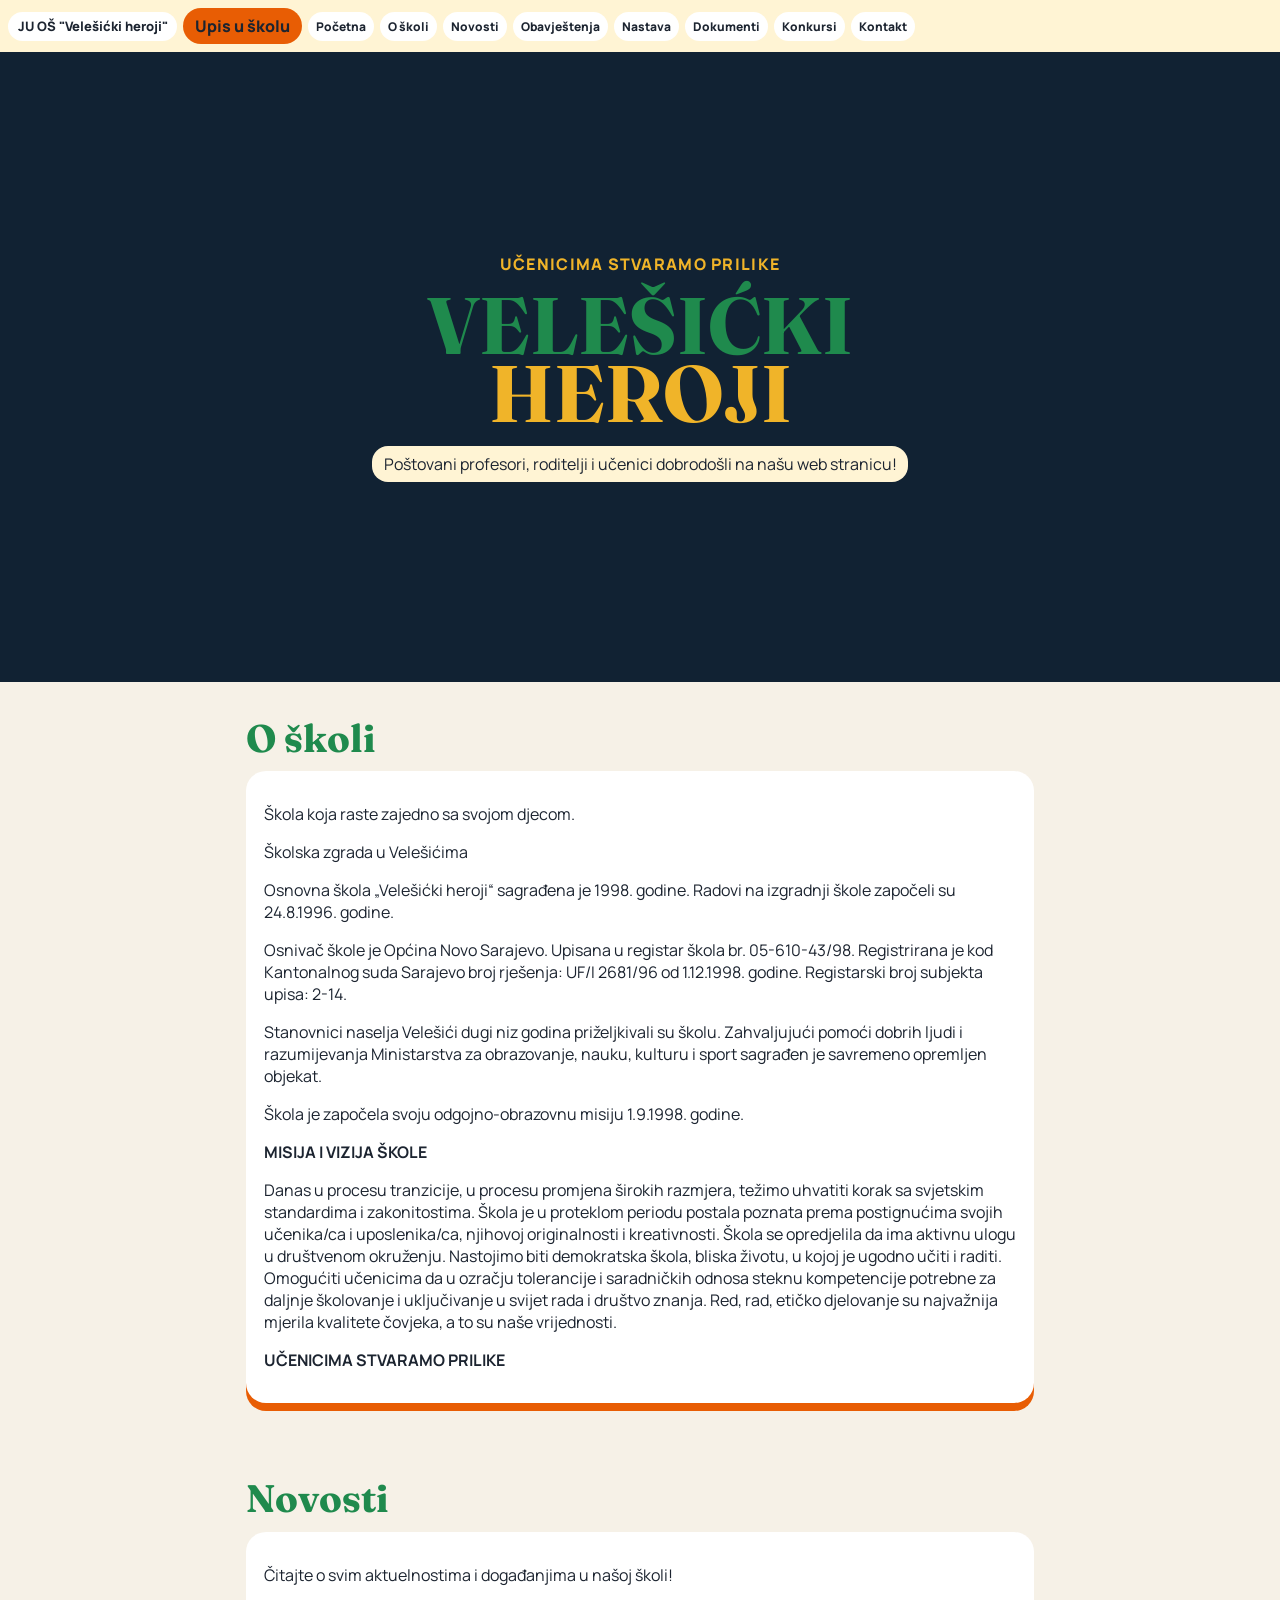
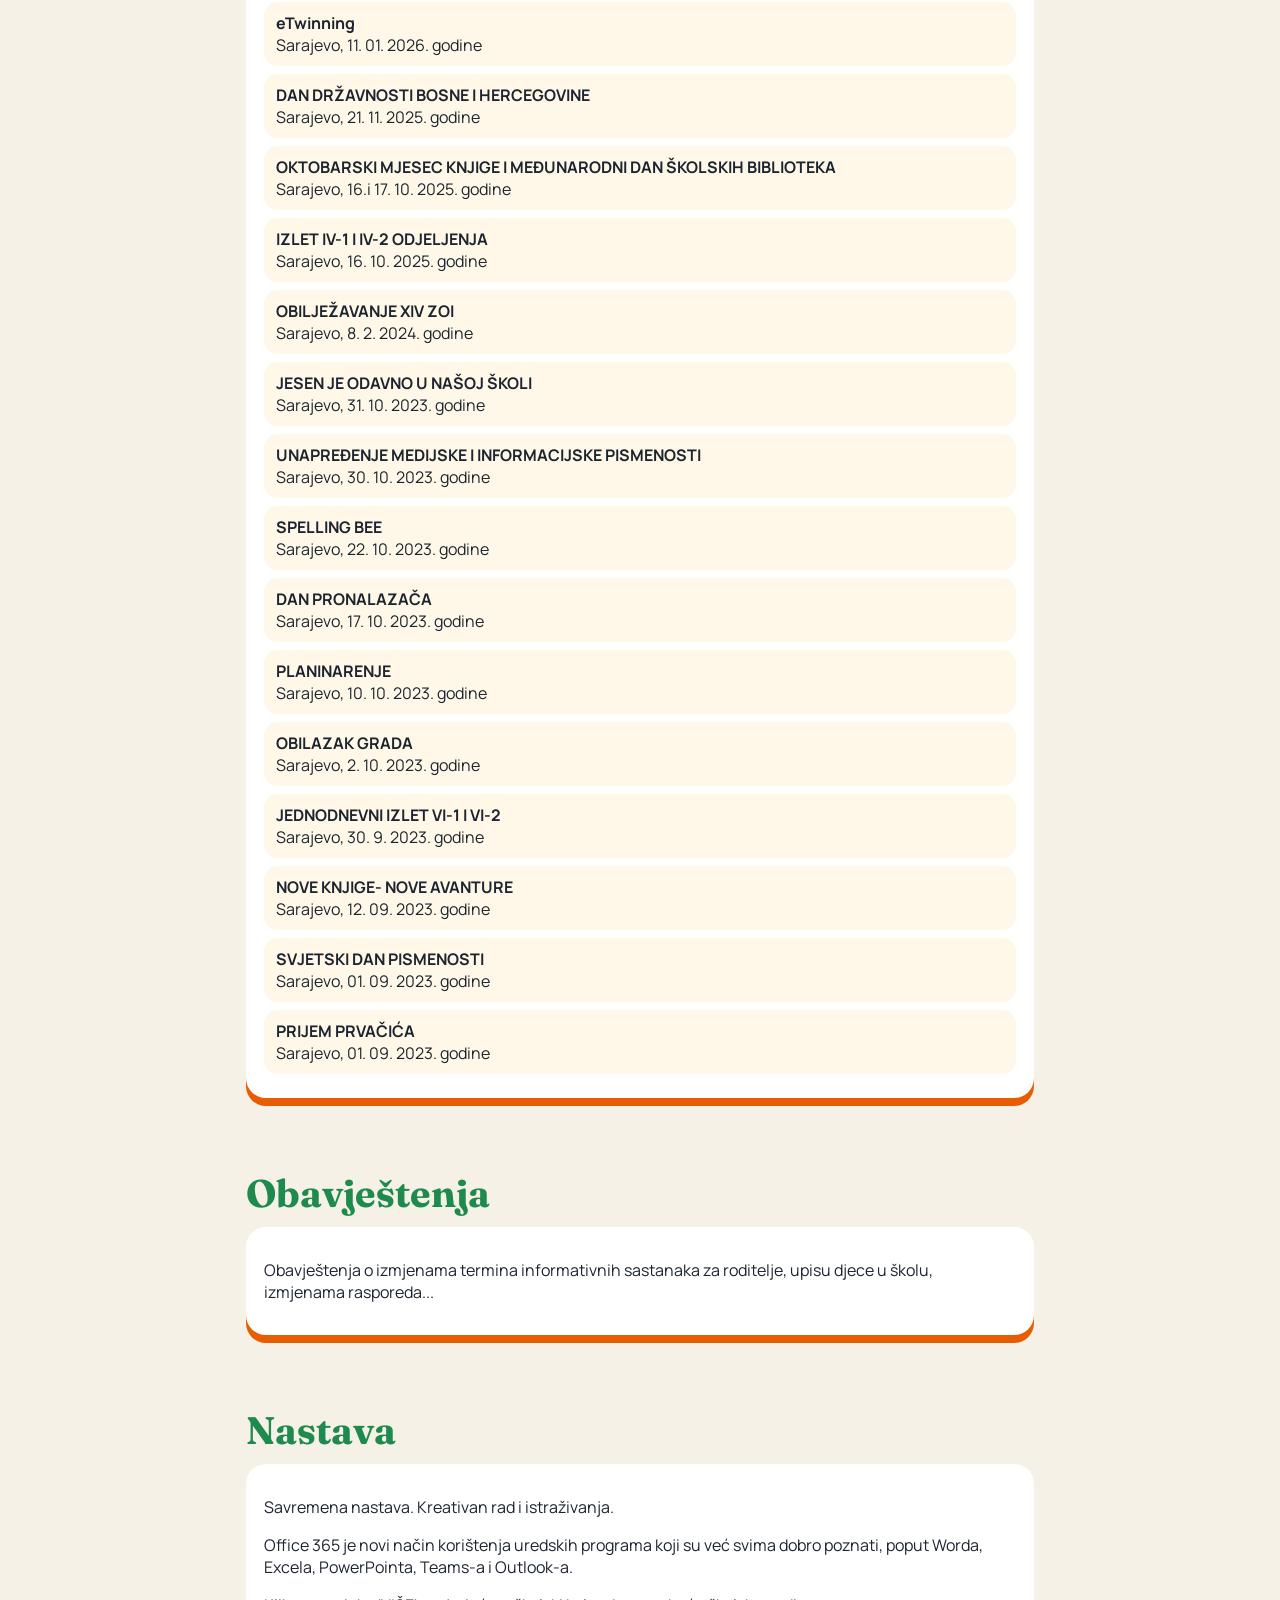
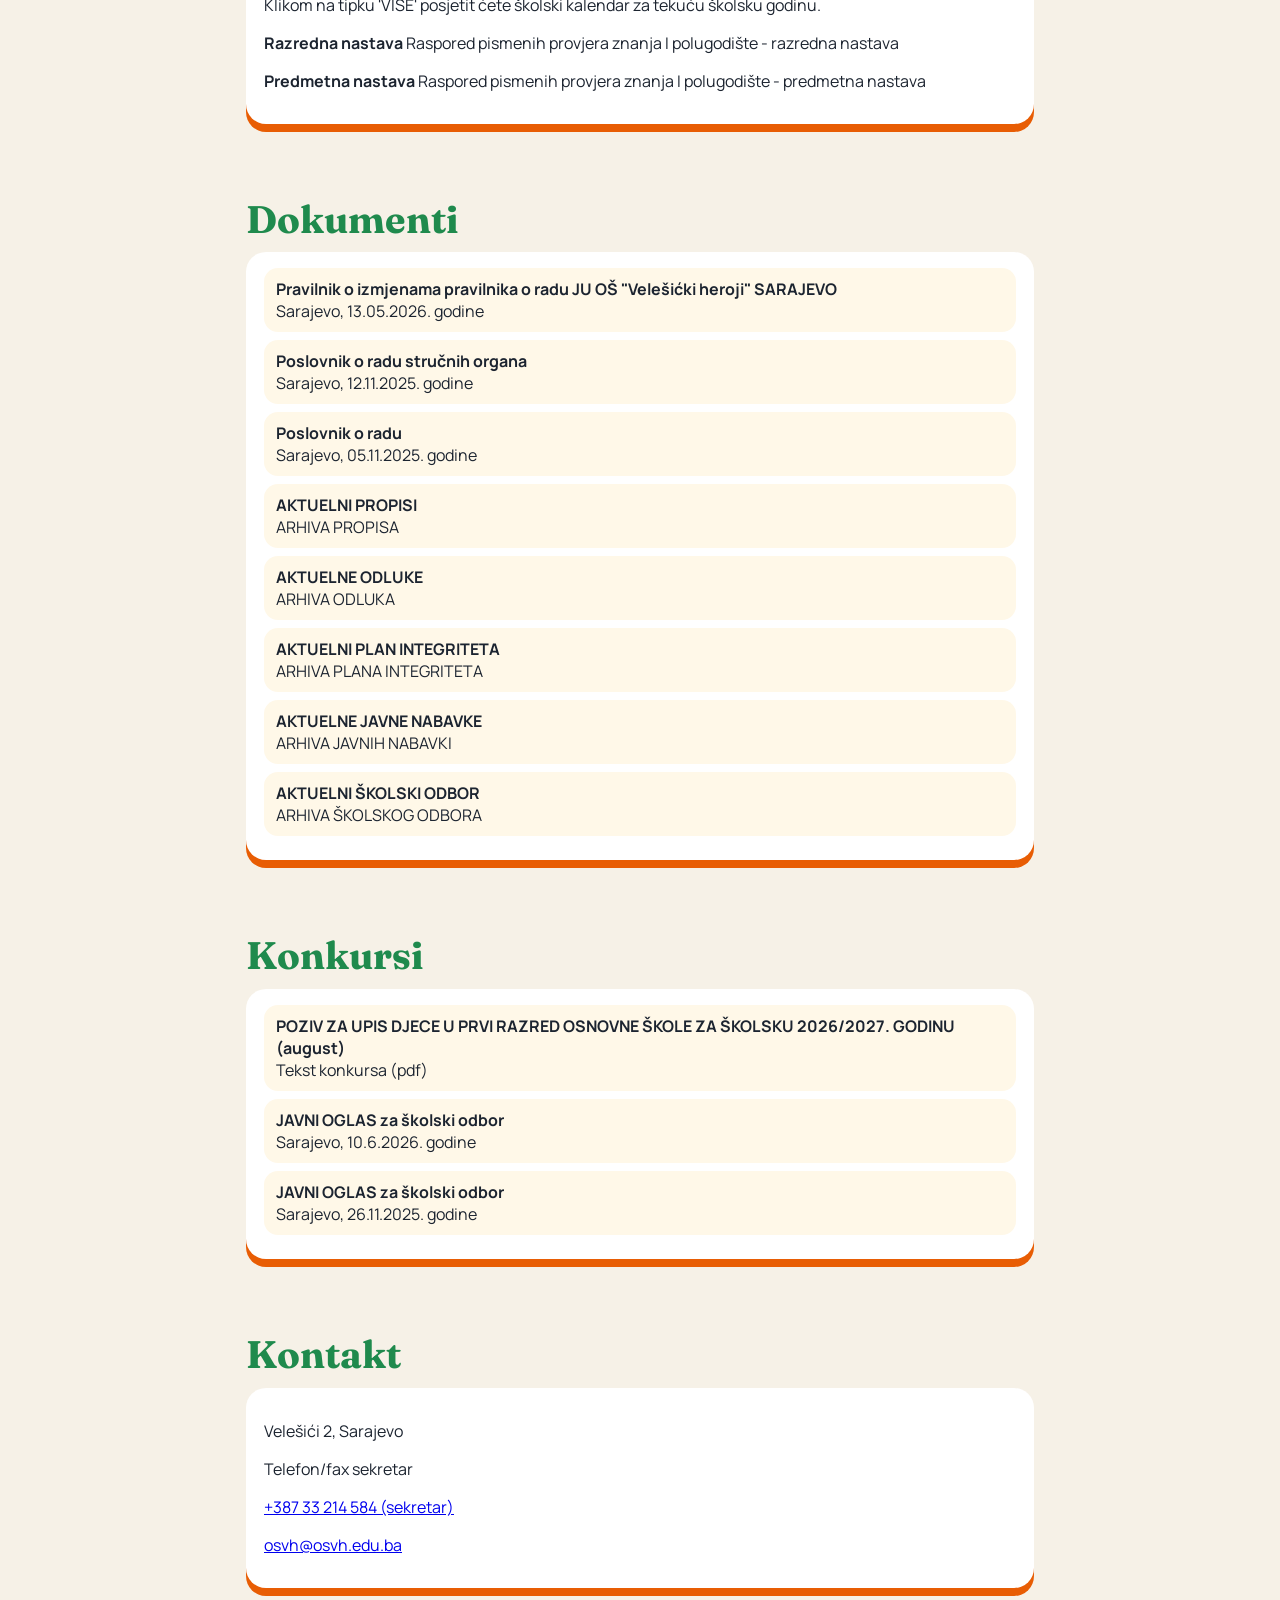
<file: index.html>
<!DOCTYPE html>
<html lang="bs"><head><meta charset="utf-8"><meta name="viewport" content="width=device-width, initial-scale=1">
<title>JU OŠ "Velešićki heroji"</title>
<link href="https://fonts.googleapis.com/css2?family=Fraunces:opsz,wght@9..144,700&family=Manrope:wght@500;700;800&display=swap" rel="stylesheet">
<style>
*{box-sizing:border-box}html{scroll-behavior:smooth}body{margin:0;font-family:Manrope,sans-serif;color:#1c2430;background:#f6f1e7}
header{position:sticky;top:0;z-index:5;display:flex;flex-wrap:wrap;gap:6px;align-items:center;padding:8px;background:#fff4d4}
.brand,nav a{background:#fff;border-radius:999px;text-decoration:none;font-weight:800;color:#1c2430}
.brand{padding:.35rem .6rem;font-size:13px}nav{display:flex;flex-wrap:wrap;gap:6px}nav a{padding:6px 8px;font-size:12px}
.go{background:#e85d04;color:#1c2430;font-weight:800;text-decoration:none;border-radius:999px;padding:.45rem .75rem}
.hero{min-height:70vh;background:#123 url([data-uri]) center/cover;display:flex;align-items:center;justify-content:center;text-align:center;padding:24px}
h1{margin:.1rem 0;font-family:Fraunces,serif;font-size:clamp(2.4rem,10vw,5rem);line-height:.86}
.g{color:#1f8a4d;display:block}.y{color:#f0b429;display:block}
.kicker{font-weight:800;letter-spacing:.08em;color:#f0b429}
.lead{background:#fff4d4;display:inline-block;border-radius:16px;padding:.45rem .7rem}
section{padding:28px 16px;max-width:820px;margin:0 auto}
h2{font-family:Fraunces,serif;color:#1f8a4d;font-size:clamp(1.6rem,4vw,2.4rem);margin:.2rem 0 .6rem}
.card{background:#fff;border-radius:20px;padding:16px 18px;margin:0 0 12px;box-shadow:0 8px 0 #e85d04}
.clip{background:#fff8e8;border-radius:14px;padding:10px 12px;margin:0 0 8px}
.clip b{display:block}
</style></head><body>
<header>
<a class="brand" href="#pocetna">JU OŠ "Velešićki heroji"</a>
<a class="go" href="#kontakt">Upis u školu</a>
<nav>
<a href="#pocetna">Početna</a><a href="#o-skoli">O školi</a><a href="#novosti">Novosti</a><a href="#obavjestenja">Obavještenja</a><a href="#nastava">Nastava</a><a href="#dokumenti">Dokumenti</a><a href="#konkursi">Konkursi</a><a href="#kontakt">Kontakt</a>
</nav></header>
<div class="hero" id="pocetna"><div>
<p class="kicker">UČENICIMA STVARAMO PRILIKE</p>
<h1><span class="g">VELEŠIĆKI</span><span class="y">HEROJI</span></h1>
<p class="lead">Poštovani profesori, roditelji i učenici dobrodošli na našu web stranicu!</p>
</div></div>
<section id="o-skoli"><h2>O školi</h2><div class="card">
<p>Škola koja raste zajedno sa svojom djecom.</p>
<p>Školska zgrada u Velešićima</p>
<p>Osnovna škola „Velešićki heroji“ sagrađena je 1998. godine. Radovi na izgradnji škole započeli su 24.8.1996. godine.</p>
<p>Osnivač škole je Općina Novo Sarajevo. Upisana u registar škola br. 05-610-43/98. Registrirana je kod Kantonalnog suda Sarajevo broj rješenja: UF/I 2681/96 od 1.12.1998. godine. Registarski broj subjekta upisa: 2-14.</p>
<p>Stanovnici naselja Velešići dugi niz godina priželjkivali su školu. Zahvaljujući pomoći dobrih ljudi i razumijevanja Ministarstva za obrazovanje, nauku, kulturu i sport sagrađen je savremeno opremljen objekat.</p>
<p>Škola je započela svoju odgojno-obrazovnu misiju 1.9.1998. godine.</p>
<p><b>MISIJA I VIZIJA ŠKOLE</b></p>
<p>Danas u procesu tranzicije, u procesu promjena širokih razmjera, težimo uhvatiti korak sa svjetskim standardima i zakonitostima. Škola je u proteklom periodu postala poznata prema postignućima svojih učenika/ca i uposlenika/ca, njihovoj originalnosti i kreativnosti. Škola se opredjelila da ima aktivnu ulogu u društvenom okruženju. Nastojimo biti demokratska škola, bliska životu, u kojoj je ugodno učiti i raditi. Omogućiti učenicima da u ozračju tolerancije i saradničkih odnosa steknu kompetencije potrebne za daljnje školovanje i uključivanje u svijet rada i društvo znanja. Red, rad, etičko djelovanje su najvažnija mjerila kvalitete čovjeka, a to su naše vrijednosti.</p>
<p><b>UČENICIMA STVARAMO PRILIKE</b></p>
</div></section>
<section id="novosti"><h2>Novosti</h2><div class="card"><p>Čitajte o svim aktuelnostima i događanjima u našoj školi!</p>
<div class="clip"><b>eTwinning</b>Sarajevo, 11. 01. 2026. godine</div>
<div class="clip"><b>DAN DRŽAVNOSTI BOSNE I HERCEGOVINE</b>Sarajevo, 21. 11. 2025. godine</div>
<div class="clip"><b>OKTOBARSKI MJESEC KNJIGE I MEĐUNARODNI DAN ŠKOLSKIH BIBLIOTEKA</b>Sarajevo, 16.i 17. 10. 2025. godine</div>
<div class="clip"><b>IZLET IV-1 I IV-2 ODJELJENJA</b>Sarajevo, 16. 10. 2025. godine</div>
<div class="clip"><b>OBILJEŽAVANJE XIV ZOI</b>Sarajevo, 8. 2. 2024. godine</div>
<div class="clip"><b>JESEN JE ODAVNO U NAŠOJ ŠKOLI</b>Sarajevo, 31. 10. 2023. godine</div>
<div class="clip"><b>UNAPREĐENJE MEDIJSKE I INFORMACIJSKE PISMENOSTI</b>Sarajevo, 30. 10. 2023. godine</div>
<div class="clip"><b>SPELLING BEE</b>Sarajevo, 22. 10. 2023. godine</div>
<div class="clip"><b>DAN PRONALAZAČA</b>Sarajevo, 17. 10. 2023. godine</div>
<div class="clip"><b>PLANINARENJE</b>Sarajevo, 10. 10. 2023. godine</div>
<div class="clip"><b>OBILAZAK GRADA</b>Sarajevo, 2. 10. 2023. godine</div>
<div class="clip"><b>JEDNODNEVNI IZLET VI-1 I VI-2</b>Sarajevo, 30. 9. 2023. godine</div>
<div class="clip"><b>NOVE KNJIGE- NOVE AVANTURE</b>Sarajevo, 12. 09. 2023. godine</div>
<div class="clip"><b>SVJETSKI DAN PISMENOSTI</b>Sarajevo, 01. 09. 2023. godine</div>
<div class="clip"><b>PRIJEM PRVAČIĆA</b>Sarajevo, 01. 09. 2023. godine</div>
</div></section>
<section id="obavjestenja"><h2>Obavještenja</h2><div class="card"><p>Obavještenja o izmjenama termina informativnih sastanaka za roditelje, upisu djece u školu, izmjenama rasporeda...</p></div></section>
<section id="nastava"><h2>Nastava</h2><div class="card"><p>Savremena nastava. Kreativan rad i istraživanja.</p><p>Office 365 je novi način korištenja uredskih programa koji su već svima dobro poznati, poput Worda, Excela, PowerPointa, Teams-a i Outlook-a.</p><p>Klikom na tipku 'VIŠE' posjetit ćete školski kalendar za tekuću školsku godinu.</p><p><b>Razredna nastava</b> Raspored pismenih provjera znanja I polugodište - razredna nastava</p><p><b>Predmetna nastava</b> Raspored pismenih provjera znanja I polugodište - predmetna nastava</p></div></section>
<section id="dokumenti"><h2>Dokumenti</h2><div class="card">
<div class="clip"><b>Pravilnik o izmjenama pravilnika o radu JU OŠ "Velešićki heroji" SARAJEVO</b>Sarajevo, 13.05.2026. godine</div>
<div class="clip"><b>Poslovnik o radu stručnih organa</b>Sarajevo, 12.11.2025. godine</div>
<div class="clip"><b>Poslovnik o radu</b>Sarajevo, 05.11.2025. godine</div>
<div class="clip"><b>AKTUELNI PROPISI</b>ARHIVA PROPISA</div>
<div class="clip"><b>AKTUELNE ODLUKE</b>ARHIVA ODLUKA</div>
<div class="clip"><b>AKTUELNI PLAN INTEGRITETA</b>ARHIVA PLANA INTEGRITETA</div>
<div class="clip"><b>AKTUELNE JAVNE NABAVKE</b>ARHIVA JAVNIH NABAVKI</div>
<div class="clip"><b>AKTUELNI ŠKOLSKI ODBOR</b>ARHIVA ŠKOLSKOG ODBORA</div>
</div></section>
<section id="konkursi"><h2>Konkursi</h2><div class="card">
<div class="clip"><b>POZIV ZA UPIS DJECE U PRVI RAZRED OSNOVNE ŠKOLE ZA ŠKOLSKU 2026/2027. GODINU (august)</b>Tekst konkursa (pdf)</div>
<div class="clip"><b>JAVNI OGLAS za školski odbor</b>Sarajevo, 10.6.2026. godine</div>
<div class="clip"><b>JAVNI OGLAS za školski odbor</b>Sarajevo, 26.11.2025. godine</div>
</div></section>
<section id="kontakt"><h2>Kontakt</h2><div class="card"><p>Velešići 2, Sarajevo</p><p>Telefon/fax sekretar</p><p><a href="tel:+38733214584">+387 33 214 584 (sekretar)</a></p><p><a href="mailto:osvh@osvh.edu.ba">osvh@osvh.edu.ba</a></p></div></section>
</body></html>
</file>
